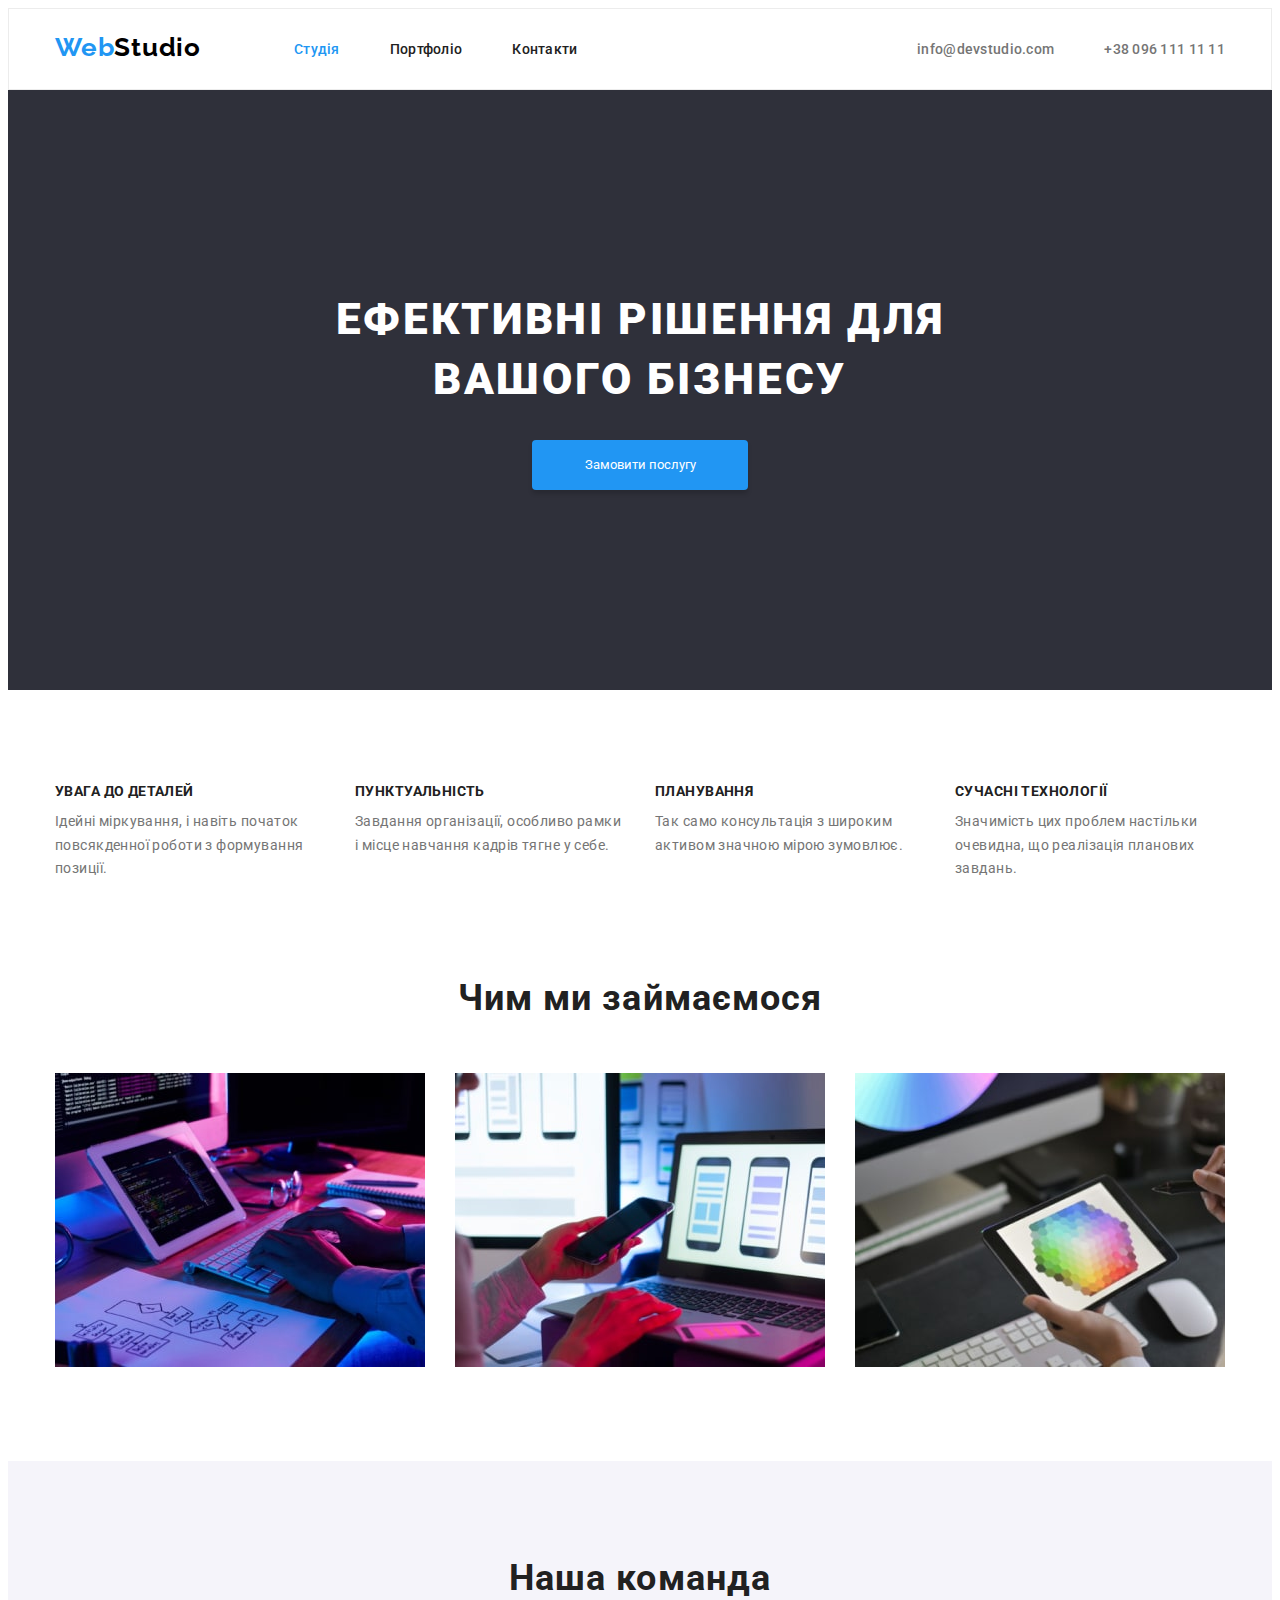
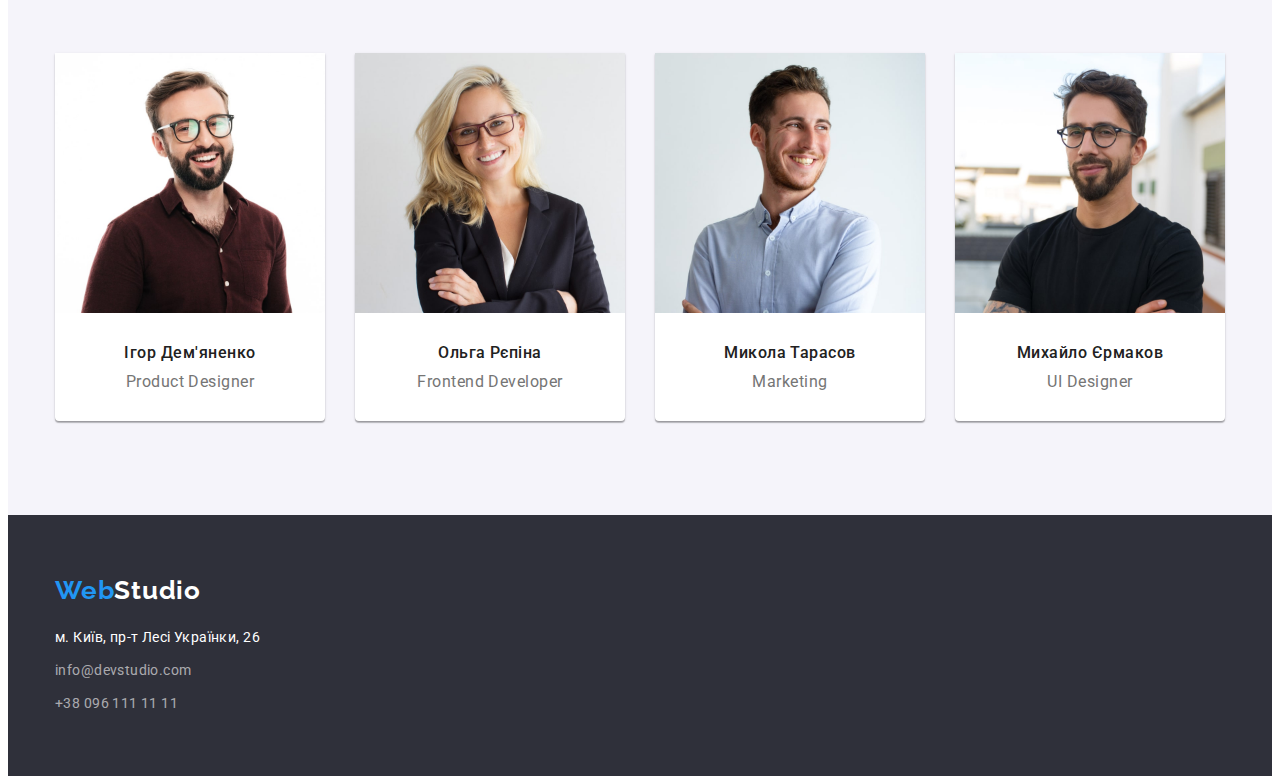
<file: index.html>
<!DOCTYPE html>
<html lang="uk">

<head>
  <meta charset="UTF-8" />
  <meta http-equiv="X-UA-Compatible" content="IE=edge" />
  <meta name="viewport" content="width=device-width, initial-scale=1.0" />
  <title>Document</title>

  <link rel="preconnect" href="https://fonts.googleapis.com" />
  <link rel="preconnect" href="https://fonts.gstatic.com" crossorigin />
  <link href="https://fonts.googleapis.com/css2?family=Raleway:wght@700&family=Roboto:wght@400;500;700;900&display=swap"
    rel="stylesheet" />

  <link rel="stylesheet" href="https://cdnjs.cloudflare.com/ajax/libs/modern-normalize/1.1.0/modern-normalize.min.css"
    integrity="sha512-wpPYUAdjBVSE4KJnH1VR1HeZfpl1ub8YT/NKx4PuQ5NmX2tKuGu6U/JRp5y+Y8XG2tV+wKQpNHVUX03MfMFn9Q=="
    crossorigin="anonymous" referrerpolicy="no-referrer" />

  <link rel="stylesheet" href="./css/styles.css" />
</head>

<body>
  <header class="page-header">
    <div class="container header-nav">
      <nav class="main-nav">
        <a href="./index.html" class="logo"><span class="logo-header">Web</span>Studio</a>

        <ul class="site-nav list">
          <li class="item">
            <a href="./index.html" class="link active">Студія </a>
          </li>
          <li class="item">
            <a href="./portfolio.html" class="link">Портфоліо</a>
          </li>
          <li class="item"><a href="" class="link">Контакти</a></li>
        </ul>
      </nav>

      <ul class="contacts-nav list">
        <li class="item">
          <a href="mailto:info@devstudio.com" class="link cont-info">info@devstudio.com</a>
        </li>
        <li class="item">
          <a href="tel:+380961111111" class="link cont-info">+38 096 111 11 11</a>
        </li>
      </ul>
    </div>
  </header>

  <main>
    <section class="hero section">
      <div class="container">
        <h1 class="hero-title">Ефективні рішення для вашого бізнесу</h1>
        <button type="button" class="button">Замовити послугу</button>
      </div>
    </section>

    <section class="section work-about">
      <div class="container">
        <h2 class="section-title visually-hidden">Привілегії</h2>
        <ul class="benefits list">
          <li class="benefits-item">
            <h3 class="benefits-title">УВАГА ДО ДЕТАЛЕЙ</h3>
            <p>
              Ідейні міркування, і навіть початок повсякденної роботи з
              формування позиції.
            </p>
          </li>
          <li class="benefits-item">
            <h3 class="benefits-title">ПУНКТУАЛЬНІСТЬ</h3>
            <p>
              Завдання організації, особливо рамки і місце навчання кадрів
              тягне у себе.
            </p>
          </li>
          <li class="benefits-item">
            <h3 class="benefits-title">ПЛАНУВАННЯ</h3>
            <p>
              Так само консультація з широким активом значною мірою зумовлює.
            </p>
          </li>
          <li class="benefits-item">
            <h3 class="benefits-title">СУЧАСНІ ТЕХНОЛОГІЇ</h3>
            <p>
              Значимість цих проблем настільки очевидна, що реалізація
              планових завдань.
            </p>
          </li>
        </ul>
      </div>
    </section>

    <section class="section">
      <div class="container">
        <h2 class="section-title">Чим ми займаємося</h2>
        <ul class="services list">
          <li>
            <img src="./images/box1.jpg" alt="Розробка" width="370" height="294" />
          </li>
          <li>
            <img src="./images/box2.jpg" alt="Мобільні рішення" width="370" height="294" />
          </li>
          <li>
            <img src="./images/box3.jpg" alt="Дизайн" width="370" height="294" />
          </li>
        </ul>
      </div>
    </section>

    <section class="section specs">
      <div class="container">
        <h2 class="section-title">Наша команда</h2>
        <ul class="team list">
          <li class="card">
            <img src="./images/temcard1.jpg" alt="Дизайнер" width="270" height="260" />
            <div class="team-wrapper">
              <h3 class="team-name">Ігор Дем'яненко</h3>
              <p class="team-position" lang="en">Product Designer</p>
            </div>
          </li>
          <li class="card">
            <img src="./images/temcard2.jpg" alt="Фронтенд Розробник" width="270" height="260" />
            <div class="team-wrapper">
              <h3 class="team-name">Ольга Рєпіна</h3>
              <p class="team-position" lang="en">Frontend Developer</p>
            </div>
          </li>
          <li class="card">
            <img src="./images/temcard3.jpg" alt="Маркетинг" width="270" height="260" />
            <div class="team-wrapper">
              <h3 class="team-name">Микола Тарасов</h3>
              <p class="team-position" lang="en">Marketing</p>
            </div>
          </li>
          <li class="card">
            <img src="./images/temcard4.jpg" alt="Дизайнер інтерфейсів" width="270" height="260" />
            <div class="team-wrapper">
              <h3 class="team-name">Михайло Єрмаков</h3>
              <p class="team-position" lang="en">UI Designer</p>
            </div>
          </li>
        </ul>
      </div>
    </section>
  </main>

  <footer class="bottom">
    <div class="container">
      <a href="./index.html" class="logo"><span class="logo-bottom">Web</span>Studio</a>
      <address>
        <ul class="bottom-contacts list">
          <li class="bottom-contacts-item">
            <a href="" class="address">м. Київ, пр-т Лесі Українки, 26</a>
          </li>
          <li class="bottom-contacts-item">
            <a href="mailto:info@devstudio.com" class="email link">info@devstudio.com</a>
          </li>
          <li class="bottom-contacts-item">
            <a href="tel:+380961111111" class="tel link">+38 096 111 11 11</a>
          </li>
        </ul>
      </address>
    </div>
  </footer>
</body>

</html>
</file>
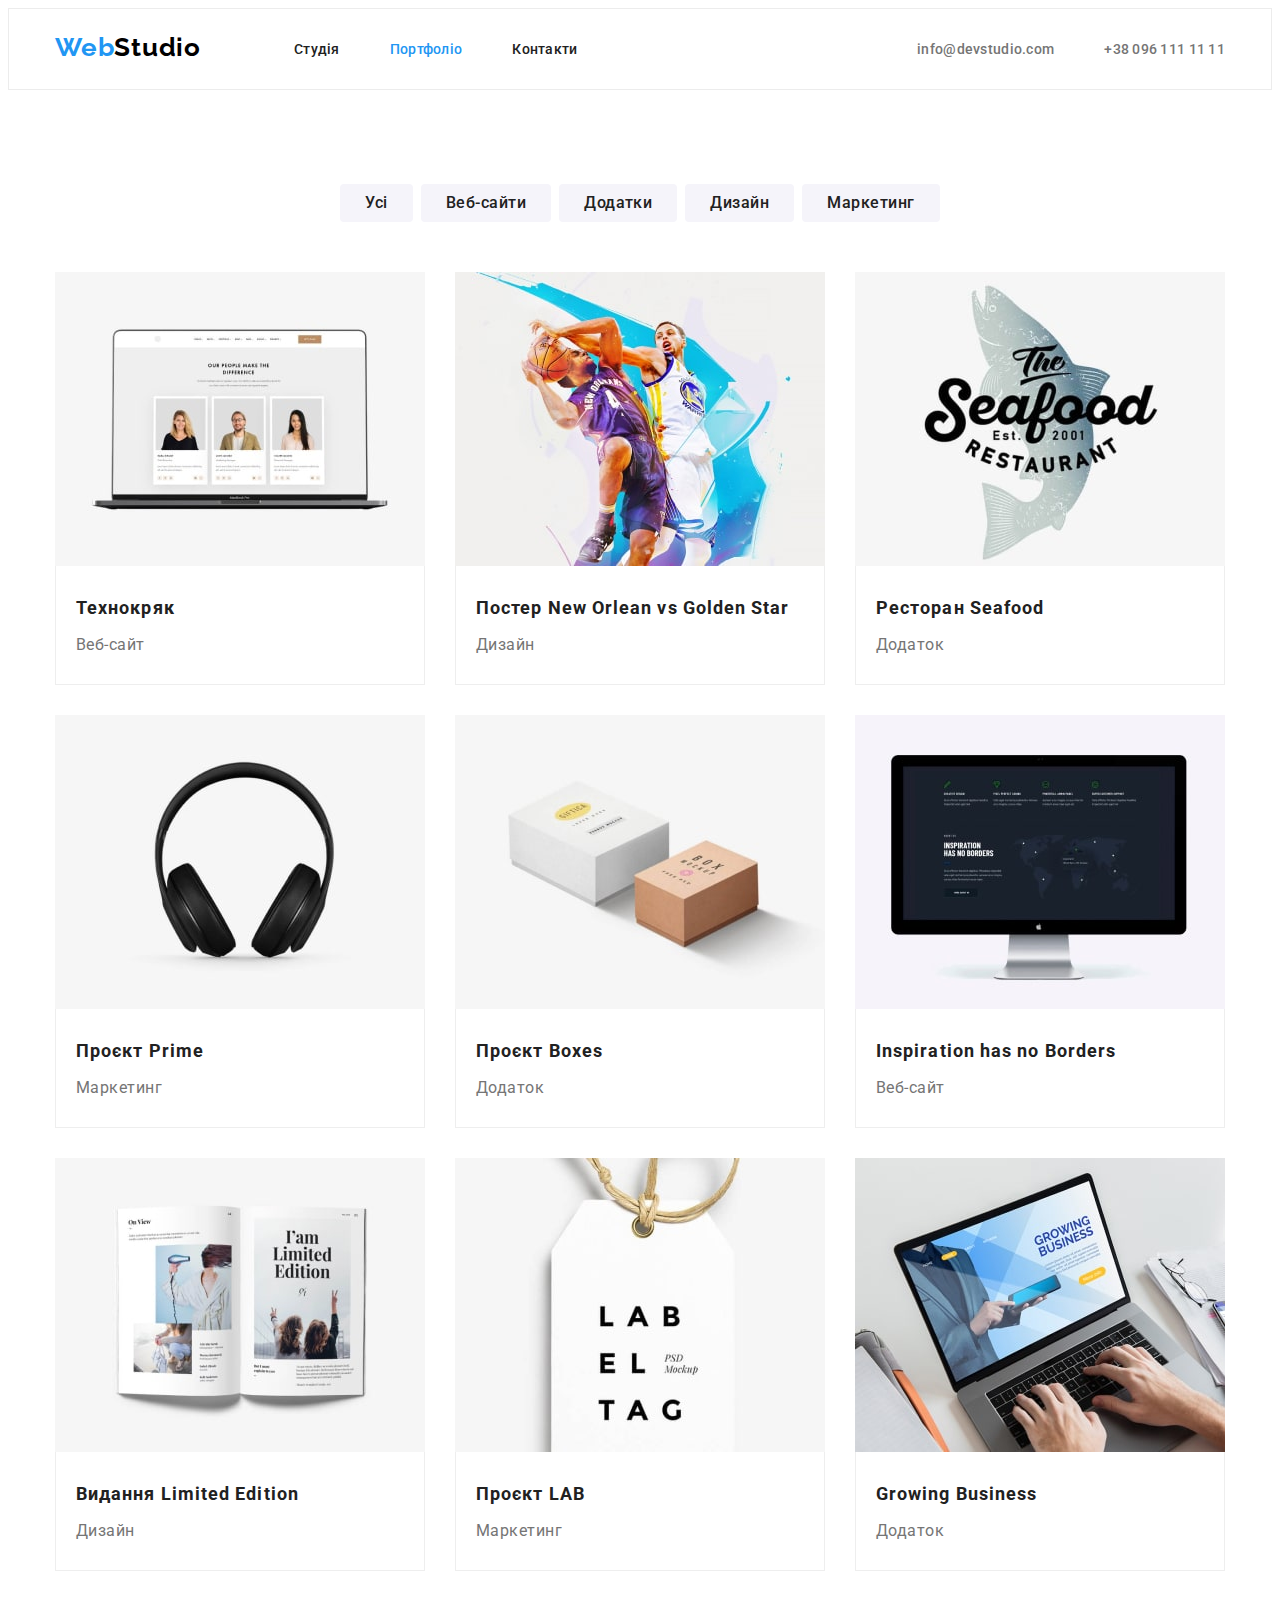
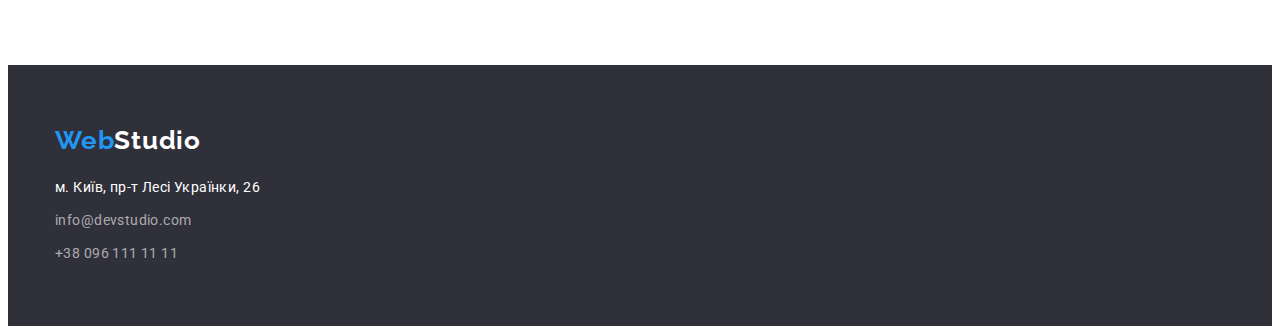
<file: portfolio.html>
<!DOCTYPE html>
<html lang="uk">

<head>
  <meta charset="UTF-8" />
  <meta http-equiv="X-UA-Compatible" content="IE=edge" />
  <meta name="viewport" content="width=device-width, initial-scale=1.0" />
  <title>Document</title>

  <link rel="preconnect" href="https://fonts.googleapis.com" />
  <link rel="preconnect" href="https://fonts.gstatic.com" crossorigin />
  <link href="https://fonts.googleapis.com/css2?family=Raleway:wght@700&family=Roboto:wght@400;500;700;900&display=swap"
    rel="stylesheet" />

  <link rel="stylesheet" href="https://cdnjs.cloudflare.com/ajax/libs/modern-normalize/1.1.0/modern-normalize.min.css"
    integrity="sha512-wpPYUAdjBVSE4KJnH1VR1HeZfpl1ub8YT/NKx4PuQ5NmX2tKuGu6U/JRp5y+Y8XG2tV+wKQpNHVUX03MfMFn9Q=="
    crossorigin="anonymous" referrerpolicy="no-referrer" />

  <link rel="stylesheet" href="./css/styles.css" />
</head>

<body>
  <header class="page-header">
    <div class="container header-nav">
      <nav class="main-nav">
        <a href="./index.html" class="logo"><span class="logo-header">Web</span>Studio</a>

        <ul class="site-nav list">
          <li class="item">
            <a href="./index.html" class="link">Студія </a>
          </li>
          <li class="item">
            <a href="./portfolio.html" class="link active">Портфоліо</a>
          </li>
          <li class="item"><a href="" class="link">Контакти</a></li>
        </ul>
      </nav>

      <ul class="contacts-nav list">
        <li class="item">
          <a href="mailto:info@devstudio.com" class="link cont-info">info@devstudio.com</a>
        </li>
        <li class="item">
          <a href="tel:+380961111111" class="link cont-info">+38 096 111 11 11</a>
        </li>
      </ul>
    </div>
  </header>

  <main>
    <section class="section">
      <div class="container">
        <ul class="filters list">
          <li class="filters-item">
            <button type="button" class="btn">Усі</button>
          </li>
          <li class="filters-item">
            <button type="button" class="btn">Веб-сайти</button>
          </li>
          <li class="filters-item">
            <button type="button" class="btn">Додатки</button>
          </li>
          <li class="filters-item">
            <button type="button" class="btn">Дизайн</button>
          </li>
          <li class="filters-item">
            <button type="button" class="btn">Маркетинг</button>
          </li>
        </ul>
        <!-- </div> -->
        <h1 class="visually-hidden">Роботи</h1>
        <!-- <div class="container"> -->
        <ul class="works list">
          <li class="works-card">
            <img src="./images/work1.jpg" alt="Технокряк" width="370" height="294" />
            <div class="works-wrapper">
              <h3 class="project-title">Технокряк</h3>
              <p class="project-text">Веб-сайт</p>
            </div>
          </li>
          <li class="works-card">
            <img src="./images/work2.jpg" alt="Постер" width="370" height="294" />
            <div class="works-wrapper">
              <h3 class="project-title">Постер New Orlean vs Golden Star</h3>
              <p class="project-text">Дизайн</p>
            </div>
          </li>
          <li class="works-card">
            <img src="./images/work3.jpg" alt="Ресторан" width="370" height="294" />
            <div class="works-wrapper">
              <h3 class="project-title">Ресторан Seafood</h3>
              <p class="project-text">Додаток</p>
            </div>
          </li>
          <li class="works-card">
            <img src="./images/work4.jpg" alt="Prime" width="370" height="294" />
            <div class="works-wrapper">
              <h3 class="project-title">Проєкт Prime</h3>
              <p class="project-text">Маркетинг</p>
            </div>
          </li>
          <li class="works-card">
            <img src="./images/work5.jpg" alt="Boxes" width="370" height="294" />
            <div class="works-wrapper">
              <h3 class="project-title">Проєкт Boxes</h3>
              <p class="project-text">Додаток</p>
            </div>
          </li>
          <li class="works-card">
            <img src="./images/work6.jpg" alt="Inspiration" width="370" height="294" />
            <div class="works-wrapper">
              <h3 class="project-title">Inspiration has no Borders</h3>
              <p class="project-text">Веб-сайт</p>
            </div>
          </li>
          <li class="works-card">
            <img src="./images/work7.jpg" alt="Дизайн" width="370" height="294" />
            <div class="works-wrapper">
              <h3 class="project-title">Видання Limited Edition</h3>
              <p class="project-text">Дизайн</p>
            </div>
          </li>
          <li class="works-card">
            <img src="./images/work8.jpg" alt="LAB" width="370" height="294" />
            <div class="works-wrapper">
              <h3 class="project-title">Проєкт LAB</h3>
              <p class="project-text">Маркетинг</p>
            </div>
          </li>
          <li class="works-card">
            <img src="./images/work9.jpg" alt="Додаток" width="370" height="294" />
            <div class="works-wrapper">
              <h3 class="project-title">Growing Business</h3>
              <p class="project-text">Додаток</p>
            </div>
          </li>
        </ul>
      </div>
    </section>
  </main>

  <footer class="bottom">
    <div class="container">
      <a href="./index.html" class="logo"><span class="logo-bottom">Web</span>Studio</a>
      <address>
        <ul class="bottom-contacts list">
          <li class="bottom-contacts-item">
            <a href="" class="address">м. Київ, пр-т Лесі Українки, 26</a>
          </li>
          <li class="bottom-contacts-item">
            <a href="mailto:info@devstudio.com" class="email link">info@devstudio.com</a>
          </li>
          <li class="bottom-contacts-item">
            <a href="tel:+380961111111" class="tel link">+38 096 111 11 11</a>
          </li>
        </ul>
      </address>
    </div>
  </footer>
</body>

</html>
</file>
<file: css/styles.css>
:root {
  --primary-text-color: #212121;
  --secondary-color: #2196f3;
  --text-color-white: #ffffff;
  --text-color-black: #000000;
  --primary-background-color: #2f303a;
  --secondary-background-color: #f5f4fa;
  --secondary-text-color: #757575;
}

html {
  box-sizing: border-box;
}

*,
*::before,
*::after {
  box-sizing: inherit;
}

body {
  font-family: "Roboto", sans-serif;
  color: var(--primary-text-color);
  background-color: var(--text-color-white);
  font-size: 14px;
}

h1,
h2,
h3,
h4,
h5,
h6,
p {
  margin: 0;
}

.list {
  list-style: none;
  padding-left: 0;
  margin: 0;
}

img {
  display: block;
  max-width: 100%;
  height: auto;
}

.container {
  width: 1200px;
  padding: 0 15px;
  margin: 0 auto;
}

.logo {
  padding-top: 23px;
  padding-bottom: 25px;
  display: inline-block;

  font-family: "Raleway";
  font-weight: 700;
  font-size: 26px;
  line-height: 31px;
  letter-spacing: 0.03em;
  color: var(--text-color-black);
  text-decoration: none;
}

.page-header {
  border: 1px solid rgba(236, 236, 236, 1);
}

.logo-header {
  color: var(--secondary-color);
}

.header-nav {
  display: flex;
  align-items: center;
}

.main-nav {
  display: flex;
}

.contacts-nav {
  display: flex;
  margin-left: auto;
}

.site-nav {
  display: flex;
  margin-left: 93px;
}

.site-nav .item {
  margin-right: 50px;
}

.contacts-nav .item + .item {
  margin-left: 50px;
}

.site-nav .item:last-child {
  margin-right: 0;
}

.site-nav .link,
.contacts-nav .link {
  display: block;
  padding-top: 32px;
  padding-bottom: 32px;

  color: var(--primary-text-color);
  text-decoration: none;
  font-weight: 500;
  line-height: 16px;
  letter-spacing: 0.02em;
}

.contacts-nav .cont-info {
  color: var(--secondary-text-color);
}

.site-nav .active {
  color: var(--secondary-color);
}

.site-nav .link:hover,
.site-nav .link:focus,
.contacts-nav .link:hover,
.contacts-nav .link:focus {
  color: var(--secondary-color);
}

.section {
  padding-top: 94px;
  padding-bottom: 94px;
}

.section-title {
  font-size: 36px;
  line-height: 1.33;
  text-align: center;
  letter-spacing: 0.03em;
}

.hero {
  padding-top: 200px;
  padding-bottom: 200px;
  color: var(--text-color-white);
  background-color: var(--primary-background-color);
  text-align: center;
}

.hero-title {
  width: 696px;
  margin-left: auto;
  margin-right: auto;
  margin-bottom: 30px;
  font-weight: 900;
  font-size: 44px;
  line-height: 1.36;
  text-align: center;
  letter-spacing: 0.06em;
  text-transform: uppercase;
}

.button {
  display: inline-block;
  border: 1px solid transparent;
  padding: 10px 32px;
  min-width: 216px;
  min-height: 50px;

  font-family: inherit;
  color: var(--text-color-white);
  background: var(--secondary-color);
  box-shadow: 0px 4px 4px rgba(0, 0, 0, 0.15);
  border-radius: 4px;
  cursor: pointer;
}

.work-about {
padding-bottom: 0;
} 

.benefits {
  display: flex;
  gap: 30px;
}

.benefits-item {
  width: 270px;
}

.benefits .benefits-title {
  margin-bottom: 10px;
  font-size: 14px;
  line-height: 1.14;
  letter-spacing: 0.03em;
  text-transform: uppercase;
}

.benefits p {
  line-height: 1.71;
  letter-spacing: 0.03em;
  color: var(--secondary-text-color);
}

.visually-hidden {
  position: absolute;
  white-space: nowrap;
  width: 1px;
  height: 1px;
  overflow: hidden;
  border: 0;
  padding: 0;
}

.services {
  display: flex;
  gap: 30px;
  margin-top: 50px;
}

.specs {
  background-color: var(--secondary-background-color);
}

.team {
  display: flex;
  gap: 30px;
  margin-top: 50px;
  text-align: center;
}

.card {
  background-color: var(--text-color-white);
  box-shadow: 0px 1px 3px rgba(0, 0, 0, 0.12), 0px 1px 1px rgba(0, 0, 0, 0.14),
    0px 2px 1px rgba(0, 0, 0, 0.2);
  border-radius: 0px 0px 4px 4px;
}

.team-wrapper {
  padding-top: 30px;
  padding-bottom: 30px;
}

.team-name {
  margin-bottom: 10px;
  font-weight: 500;
  font-size: 16px;
  line-height: 19px;
  letter-spacing: 0.03em;
}

.team .team-position {
  font-size: 16px;
  line-height: 1.19;
  letter-spacing: 0.03em;
  color: var(--secondary-text-color);
}

.bottom {
  padding-top: 60px;
  padding-bottom: 60px;
  background: var(--primary-background-color);
}

.bottom .logo {
  padding: 0;
  margin-bottom: 20px;
  color: var(--text-color-white);
}

.logo-bottom {
  color: var(--secondary-color);
}

.address {
  color: var(--text-color-white);
  text-decoration: none;
  line-height: 1.71;
  letter-spacing: 0.03em;
  font-style: normal;
}

.email,
.tel {
  line-height: 1.71;
  letter-spacing: 0.03em;
  color: rgba(255, 255, 255, 0.6);
  text-decoration: none;
  font-style: normal;
}

.bottom-contacts {
  display: flex;
  flex-direction: column;
 }

.bottom-contacts-item + .bottom-contacts-item {
  /* gap: 9px; */
  margin-top: 9px;
}

.bottom-contacts .link:hover,
.bottom-contacts .link:focus {
  color: var(--secondary-color);
  box-shadow: 0px 3px 1px rgba(0, 0, 0, 0.1), 0px 1px 2px rgba(0, 0, 0, 0.08),
    0px 2px 2px rgba(0, 0, 0, 0.12);
  border-radius: 4px;
}

.filters {
  display: flex;
  justify-content: center;
  margin-bottom: 50px;
}

.filters .filters-item + .filters-item {
  margin-left: 8px;
}

.btn {
  padding: 6px 25px;

  font-family: inherit;
  background: var(--secondary-background-color);
  border-radius: 4px;
  border: transparent;
  color: var(--primary-text-color);
  font-weight: 500;
  font-size: 16px;
  line-height: 26px;
  text-align: center;
  letter-spacing: 0.03em;
  cursor: pointer;
}

.btn:hover,
.btn:focus {
  color: var(--text-color-white);
  background: var(--secondary-color);
  box-shadow: 0px 3px 1px rgba(0, 0, 0, 0.1), 0px 1px 2px rgba(0, 0, 0, 0.08),
    0px 2px 2px rgba(0, 0, 0, 0.12);
  border-radius: 4px;
  border: transparent;
}

.works {
  display: flex;
  flex-wrap: wrap;
  gap: 30px;
}

.works-card {
  background-color: var(--text-color-white);
}

.works-wrapper {
  padding: 24px 20px;
  border: 1px solid rgba(238, 238, 238, 1);
  border-top: none;
}

.project-title {
  margin-bottom: 4px;
  font-size: 18px;
  line-height: 2;
  letter-spacing: 0.06em;
}

.works .project-text {
  font-size: 16px;
  line-height: 1.88;
  letter-spacing: 0.03em;
  color: var(--secondary-text-color);
}
</file>
